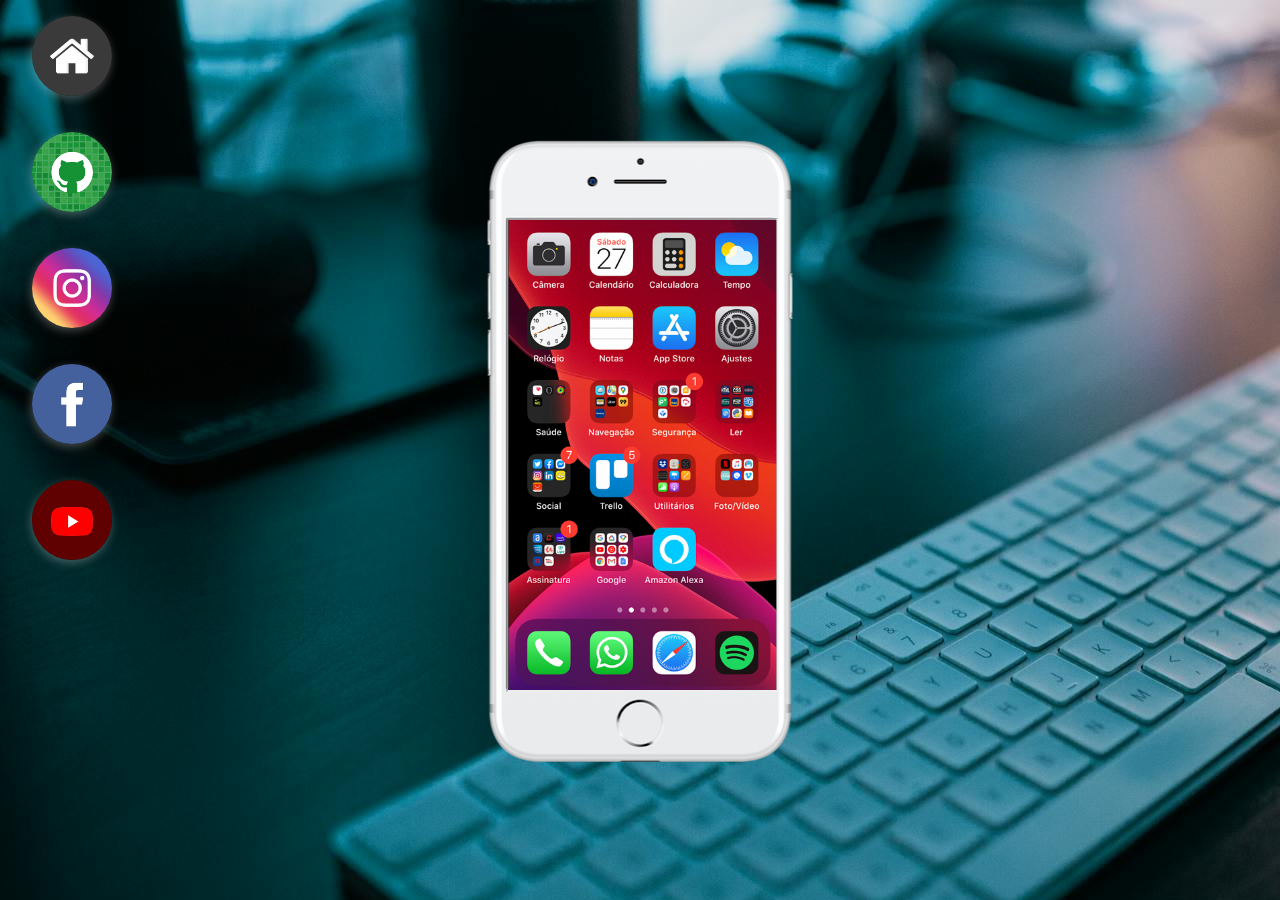
<file: index.html>
<!DOCTYPE html>
<html lang="pt-br">
<head>
    <meta charset="UTF-8">
    <meta name="viewport" content="width=device-width, initial-scale=1.0">
    <title>Projeto Redes sociais</title>
    <link rel="shortcut icon" href="favicon-32x32.png" type="image/x-icon">
    <link rel="stylesheet" href="style.css">
</head>
<body>
    <main>
        
        <section id="celular">
            <iframe src="home.html" name="home" id="home">
                Seu navegador não é compativel com o dispositivo.
            </iframe>
        </section>
        
        <section id="redes-sociais">
            <a class="logo" href="index.html" target="_self" rel="noopener noreferrer">
                <img class="logo__imagem imagem__home" src="imagens/logo-home.jpg" alt="Logo do Home">
            </a>
            
            <a class="logo" href="github.html" target="home" rel="noopener noreferrer">
                <img class="logo__imagem imagem__git" src="imagens/logo-github.jpg" alt="Logo do GitHub">
            </a>

            <a class="logo" href="instagram.html" target="home" rel="noopener noreferrer">
                <img class="logo__imagem imagem__insta" src="imagens/logo-instagram.jpg" alt="Logo do Instagram">
            </a>

            <a class="logo" href="facebook.html" target="home" rel="noopener noreferrer">
                <img class="logo__imagem imagem__face" src="imagens/logo-facebook.jpg" alt="Logo do Facebook">
            </a>

            <a class="logo" href="youtube.html" target="home" rel="noopener noreferrer">
                <img class="logo__imagem imagem__youtube" src="imagens/logo-youtube.jpg" alt="Logo do Youtube">
            </a>
        </section>
    </main>

</body>
</html>
</file>
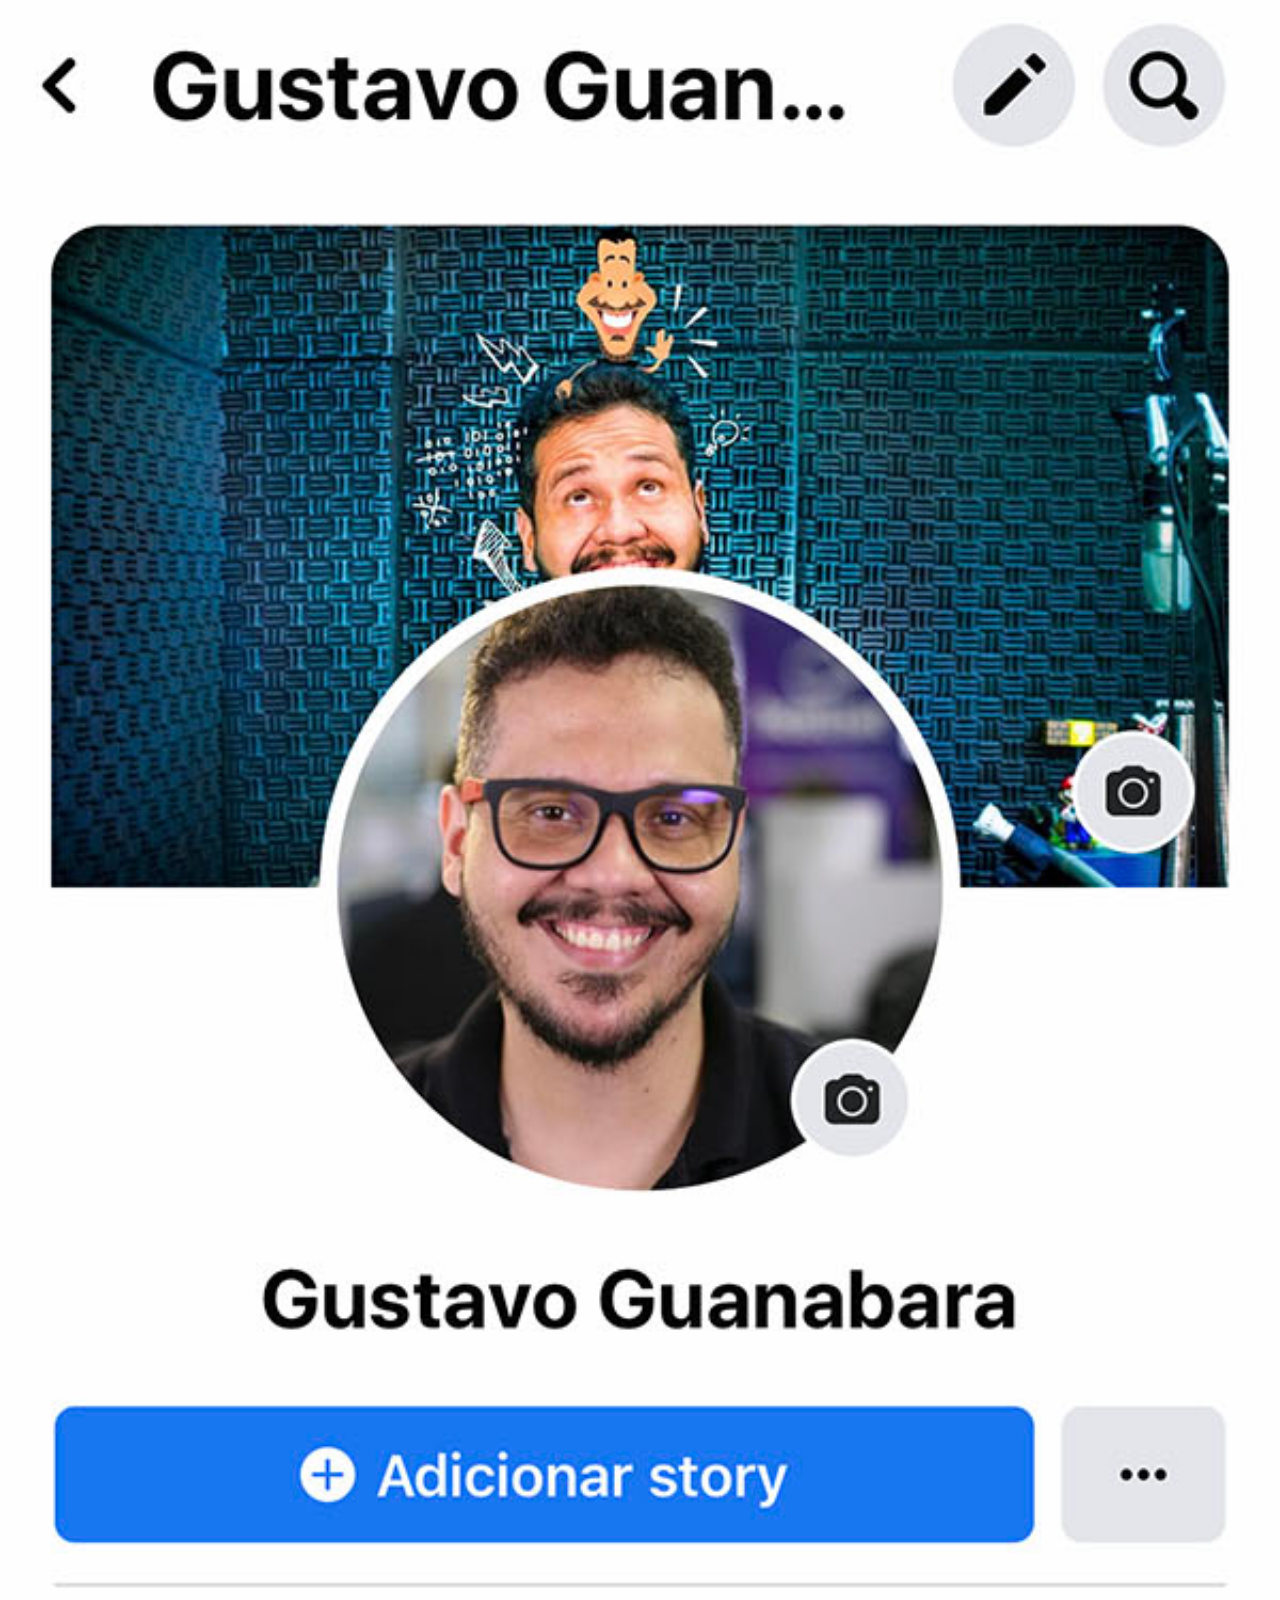
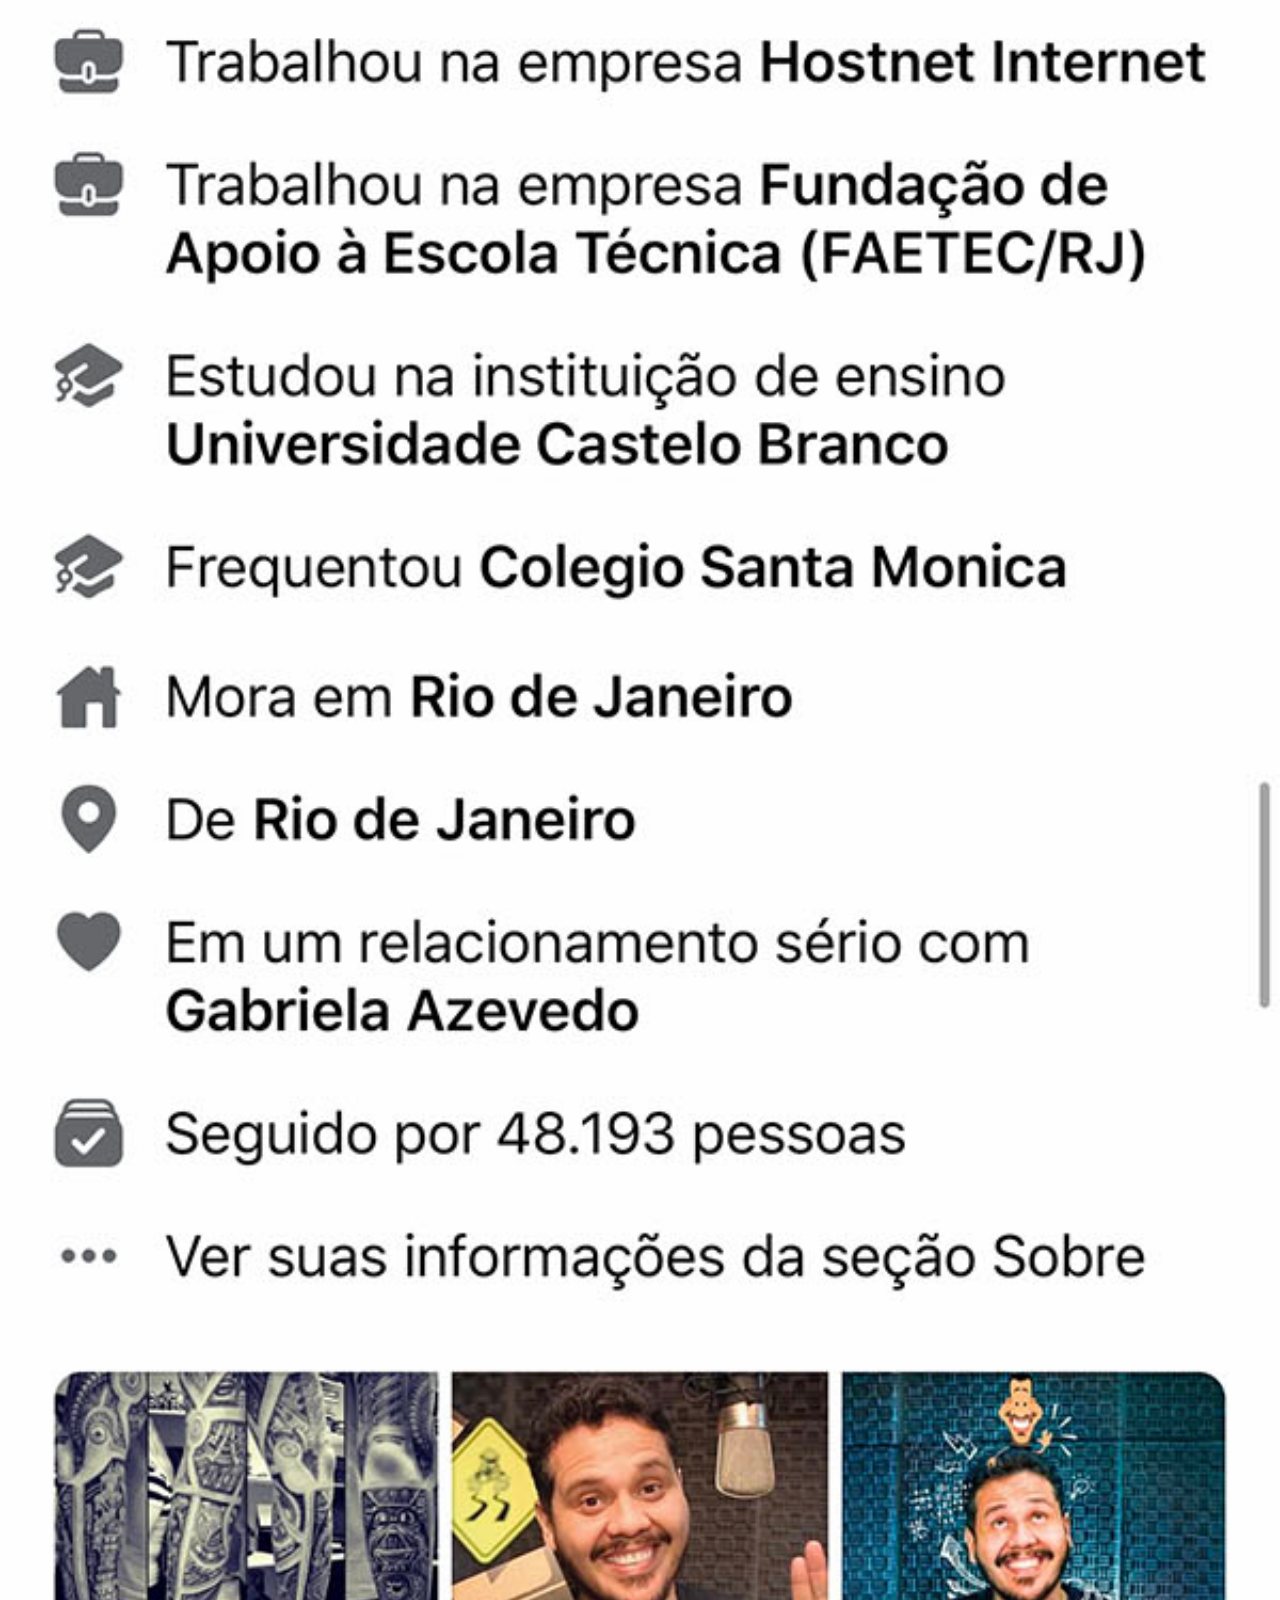
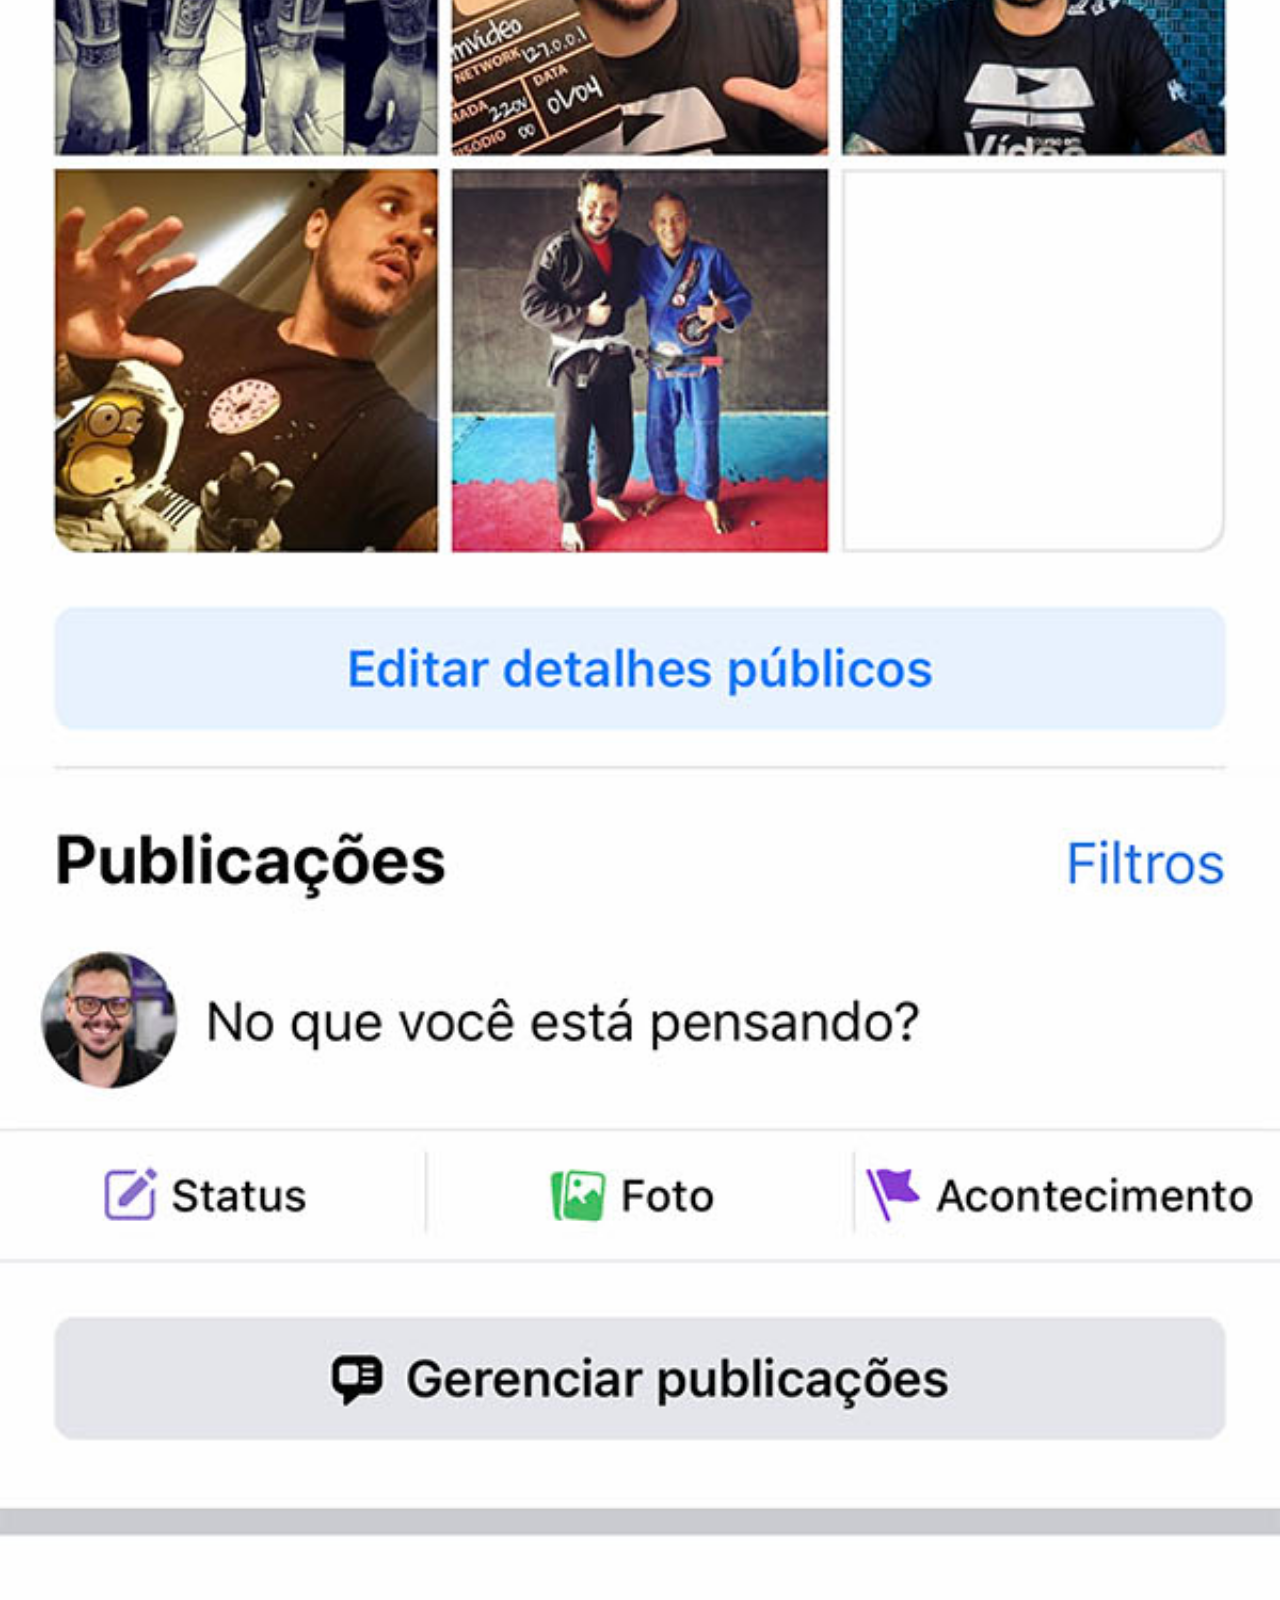
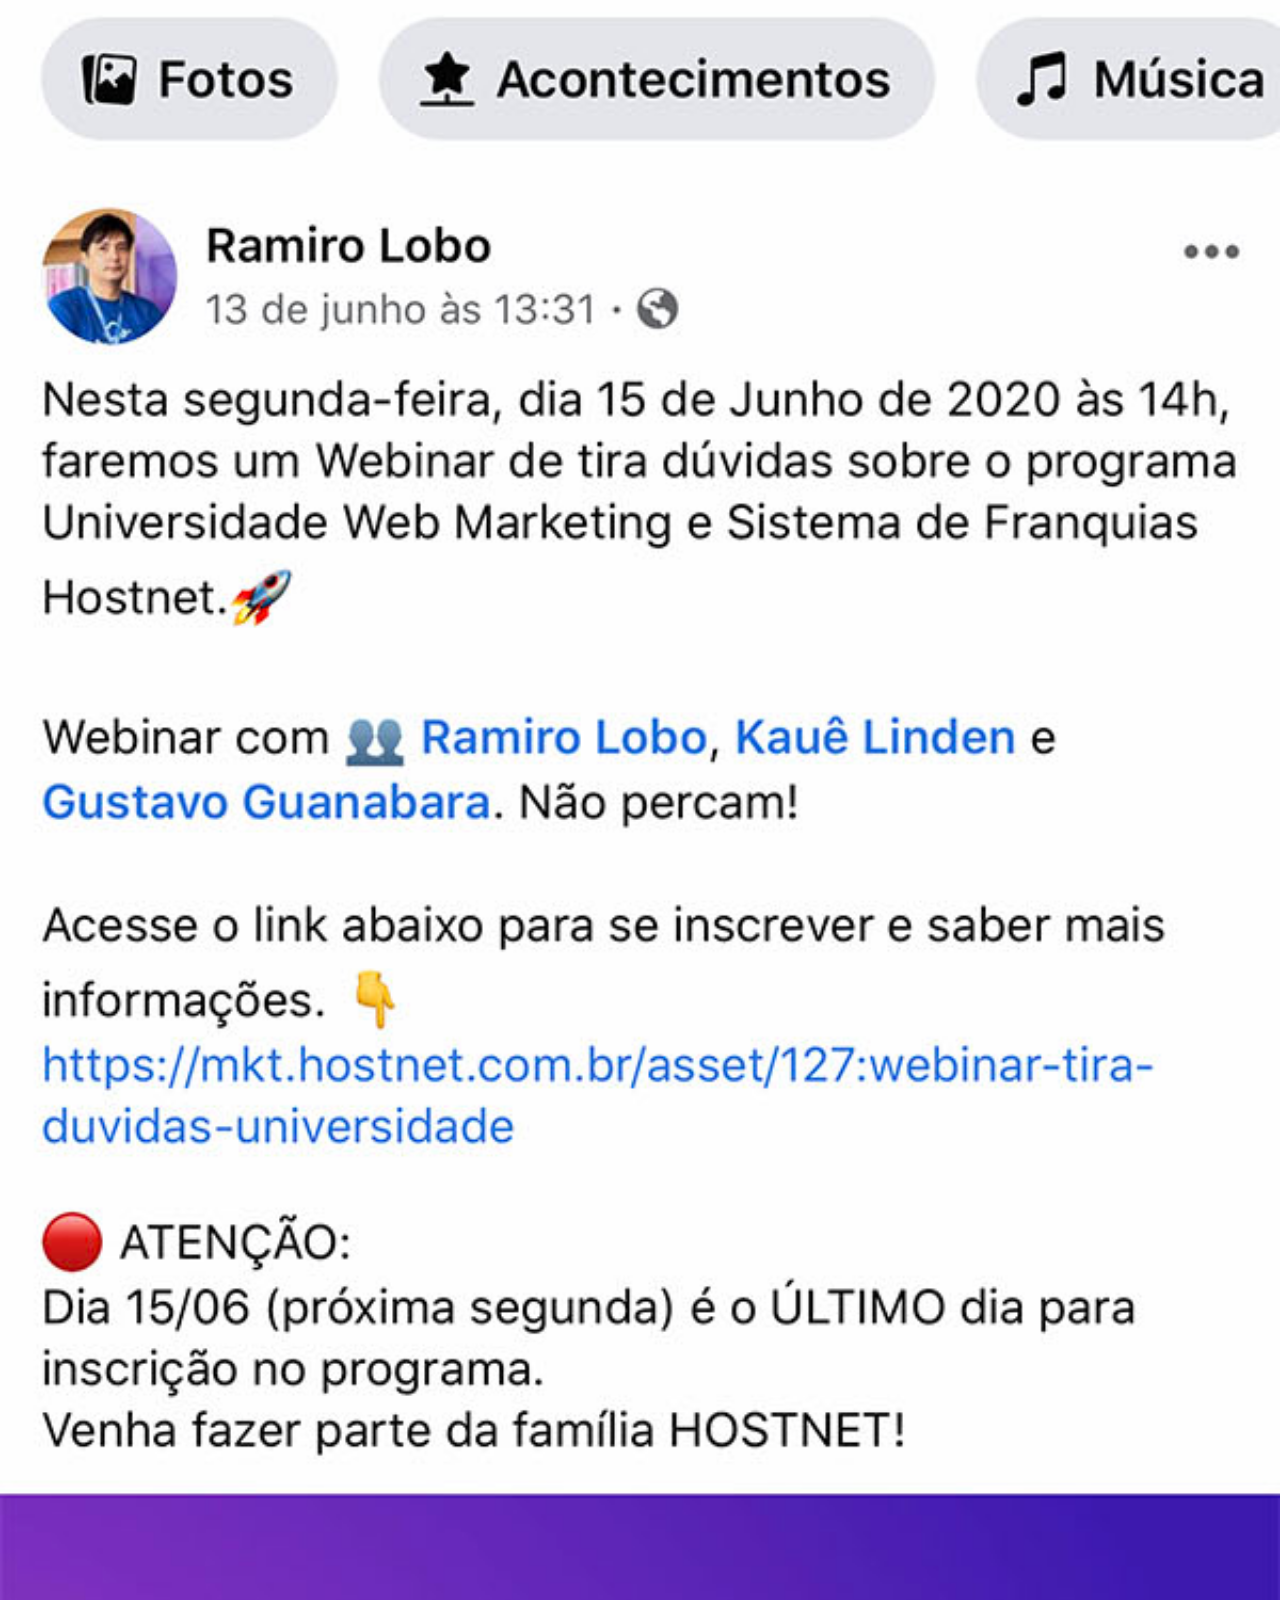
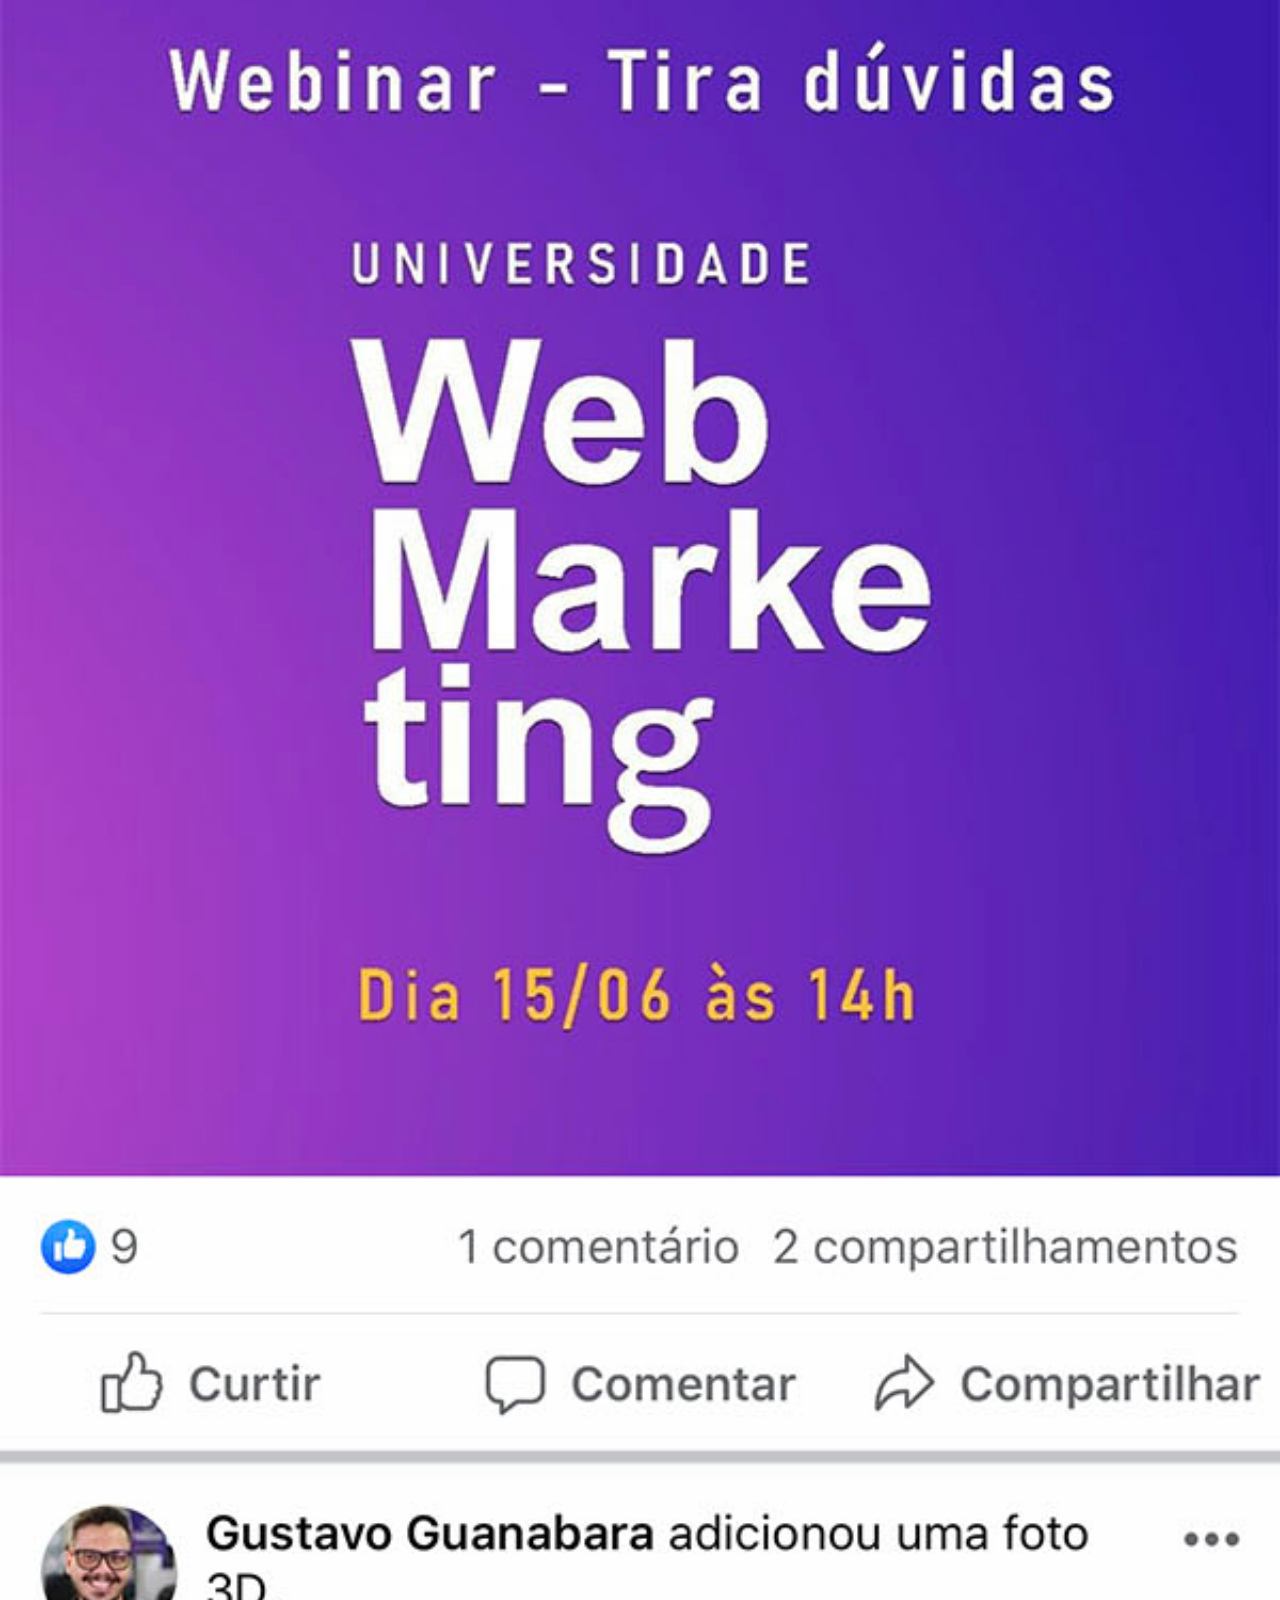
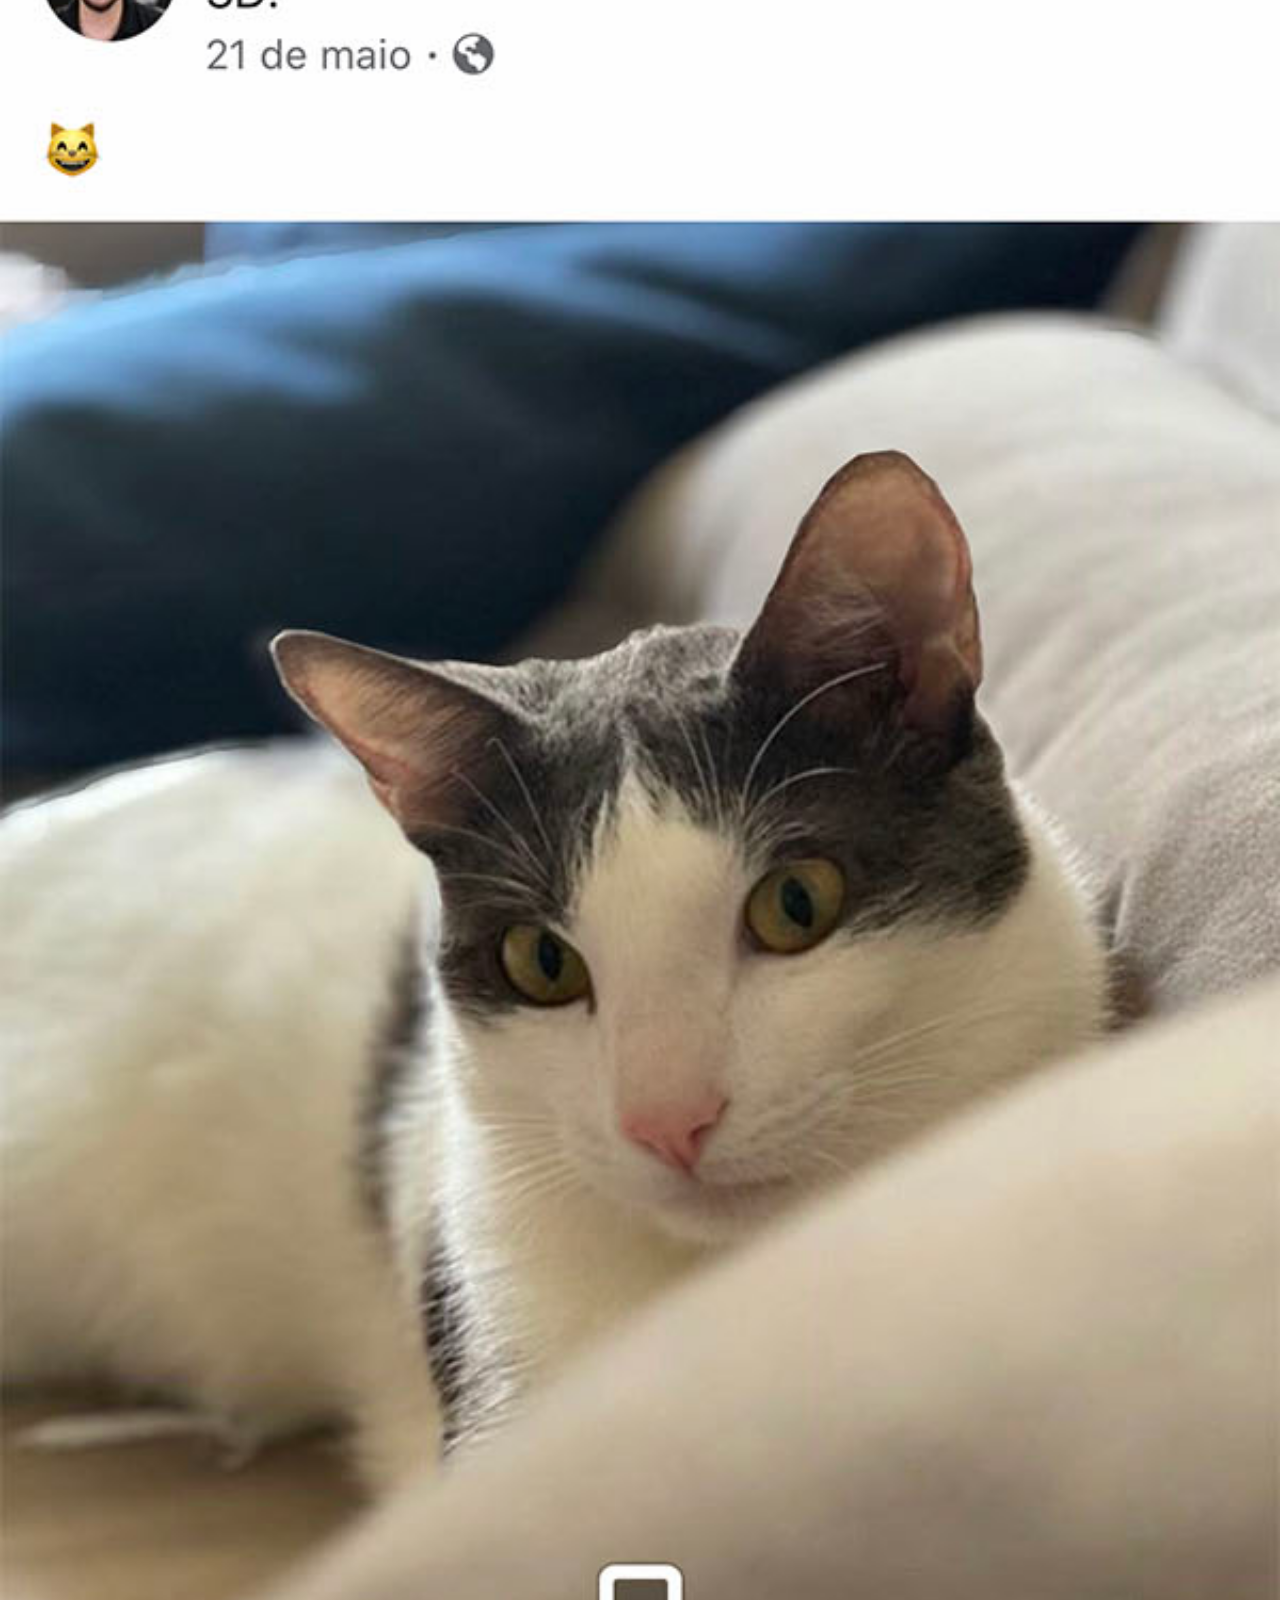
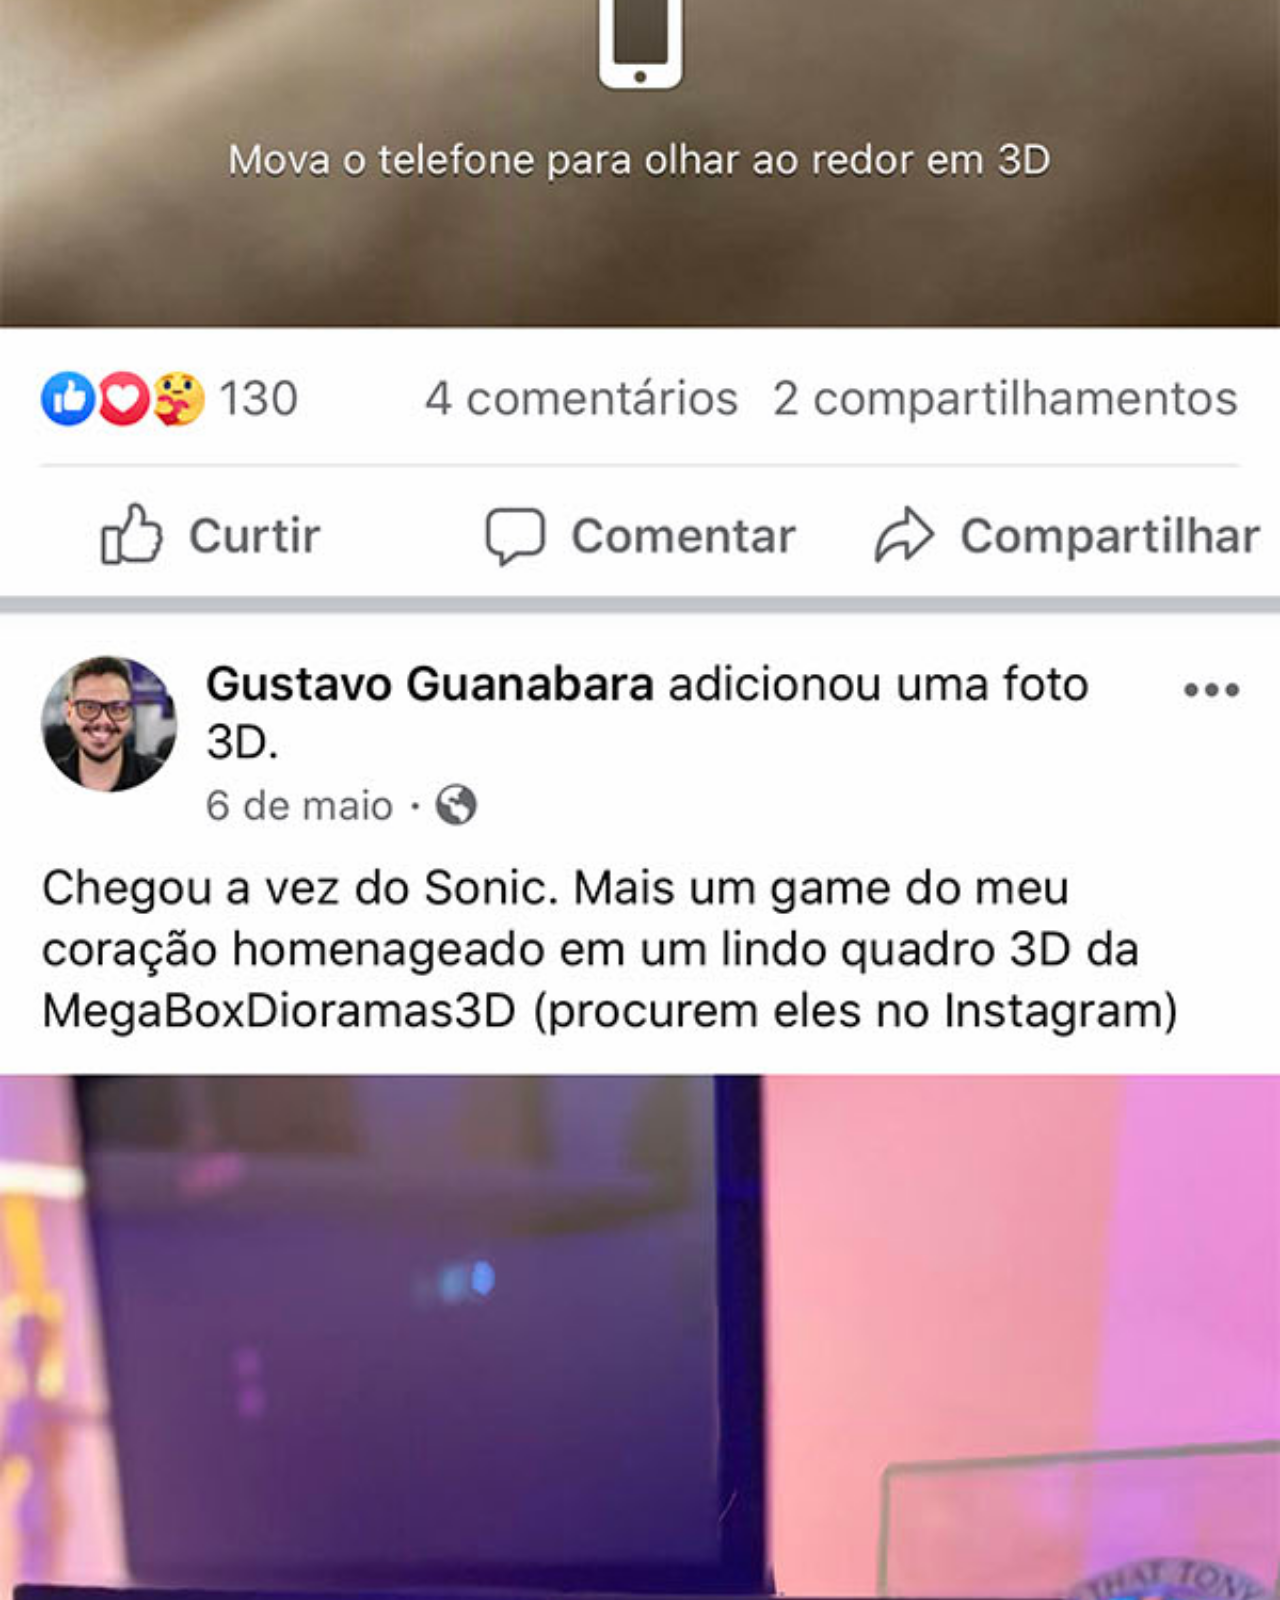
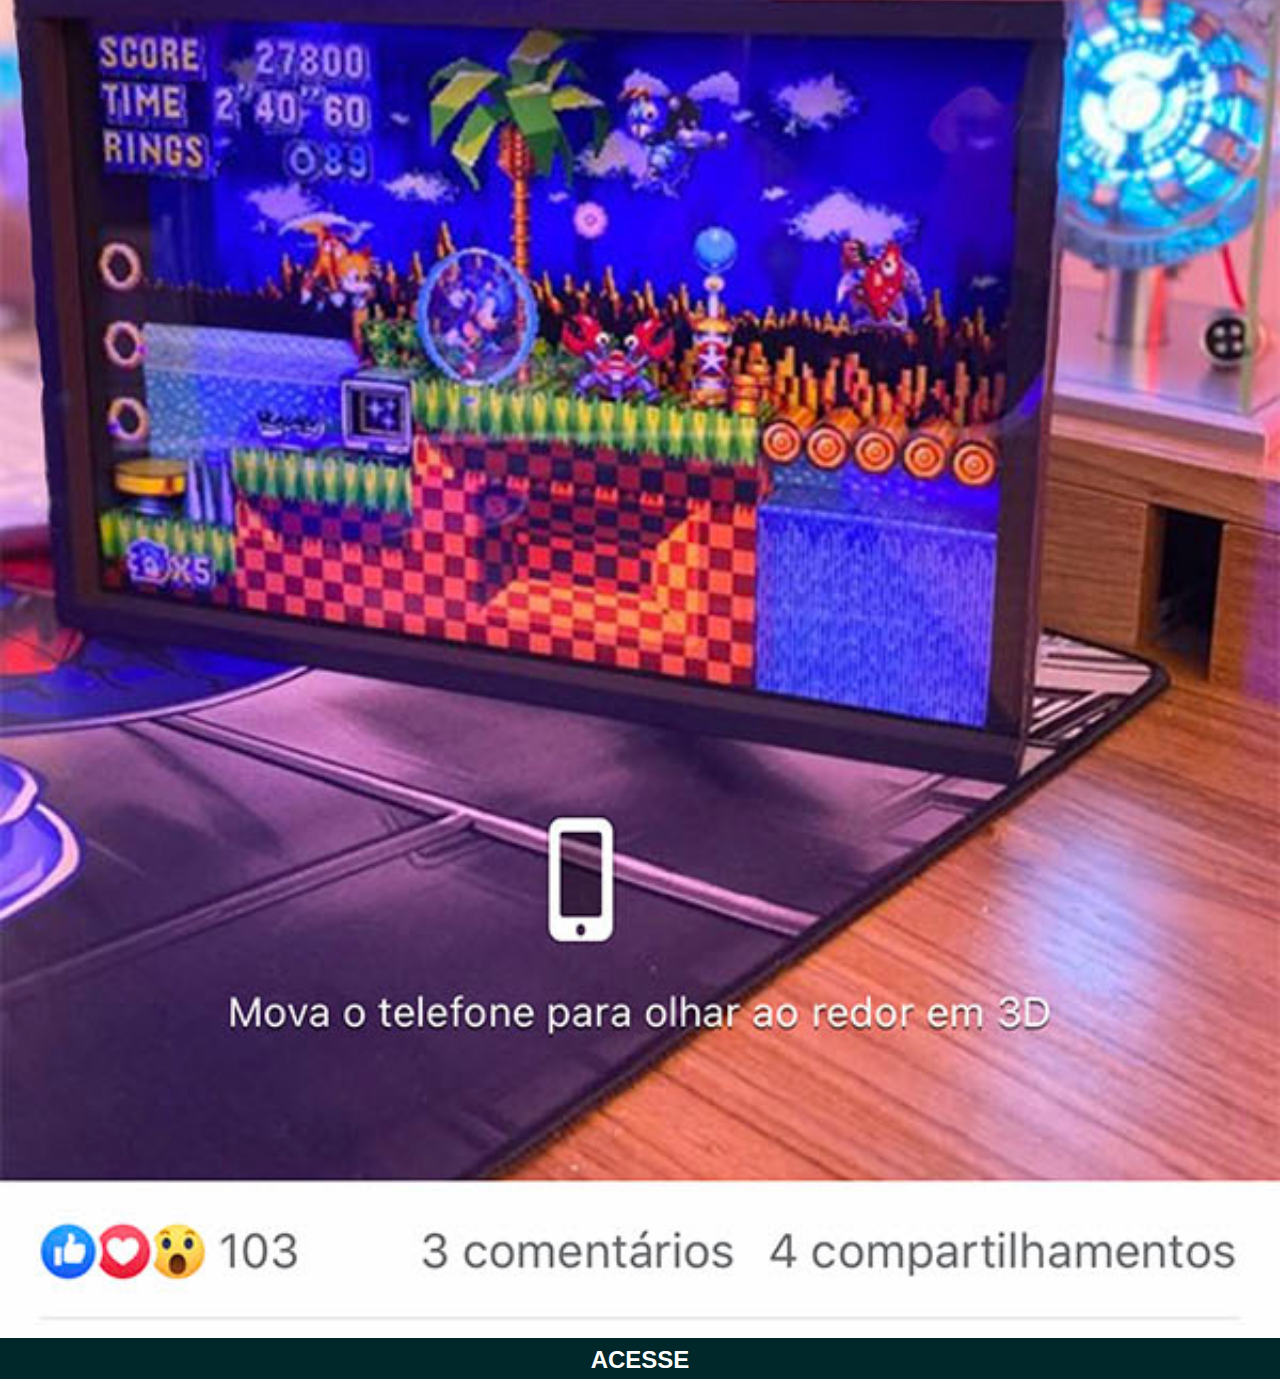
<file: facebook.html>
<!DOCTYPE html>
<html lang="pt-br">
<head>
    <meta charset="UTF-8">
    <meta name="viewport" content="width=device-width, initial-scale=1.0">
    <title>Telas</title>
    <link rel="stylesheet" href="estilo/social.css">

</head>
<body>
    <img src="imagens/tela-facebook.jpg" alt="tela-Facebook">
    <a href="http://facebook.com/iago.kaue" target="_blank" rel="noopener noreferrer">ACESSE</a>

</body>
</html>
</file>
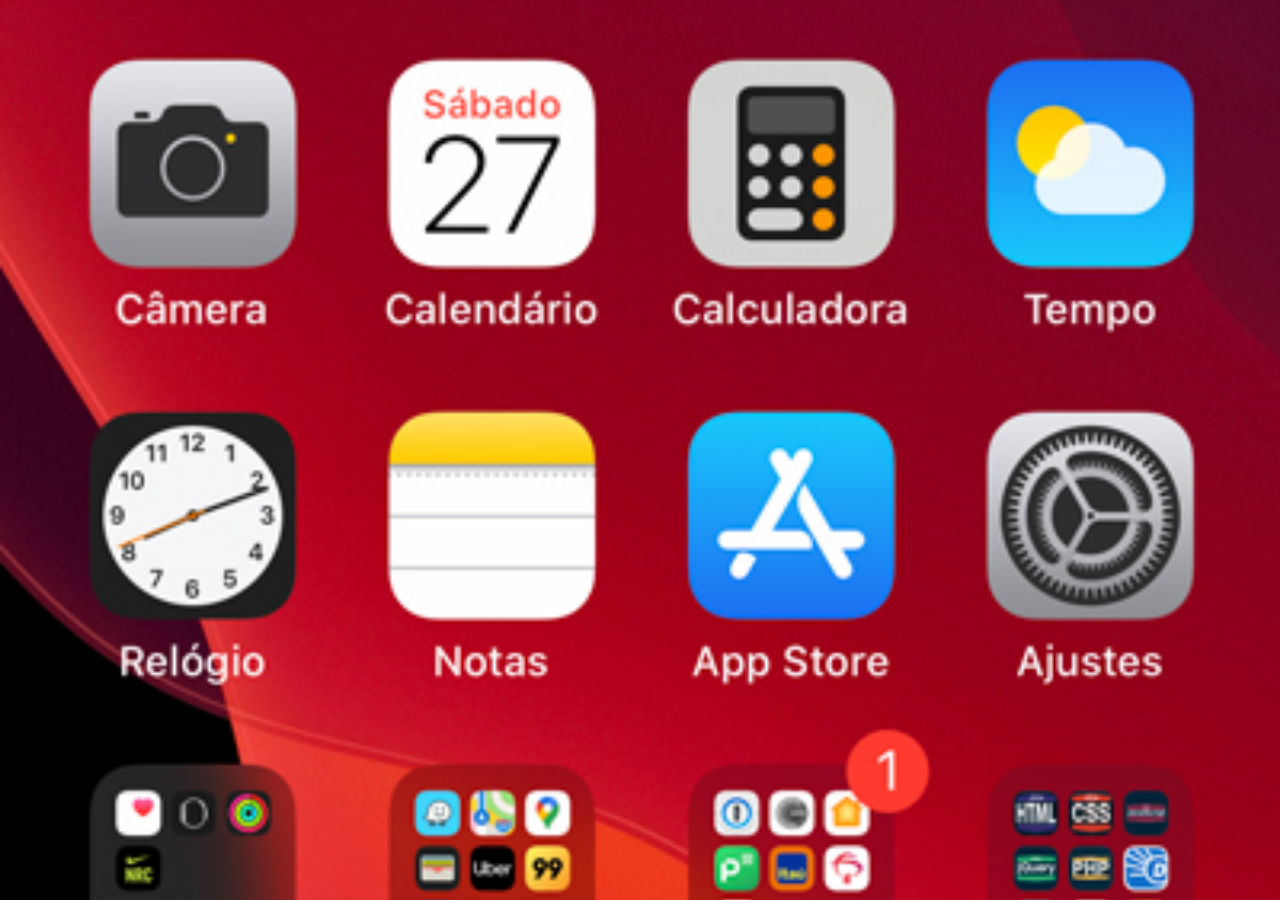
<file: home.html>
<!DOCTYPE html>
<html lang="en">
<head>
    <meta charset="UTF-8">
    <meta name="viewport" content="width=device-width, initial-scale=1.0">
    <title>Home</title>
    <style>
        * {
            margin: 0;
            padding: 0;
        }

        body {
            height: 100vh;
            width: 100vw;
            background: black url(imagens/tela-home.jpg) no-repeat top center;
            background-size: cover;
            position: absolute;
        }
    </style>
</head>
<body>

</body>
</html>
</file>
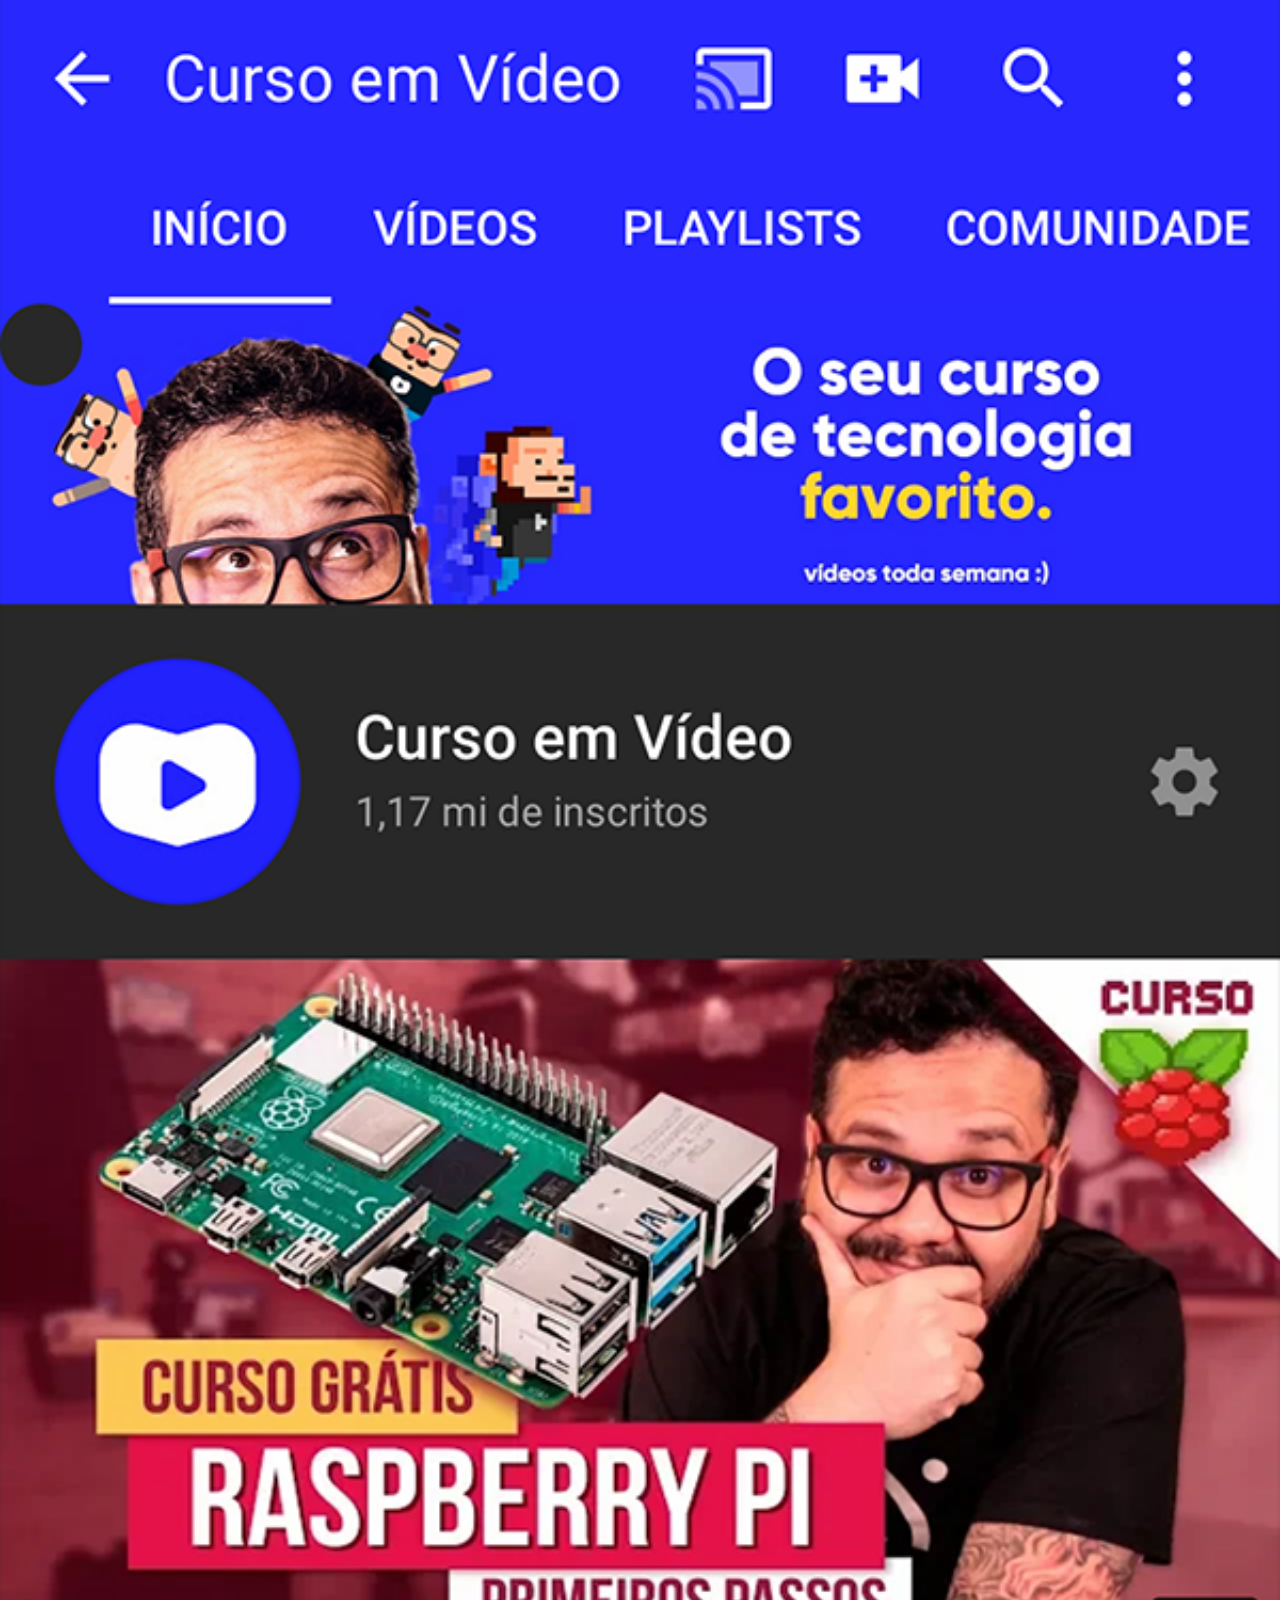
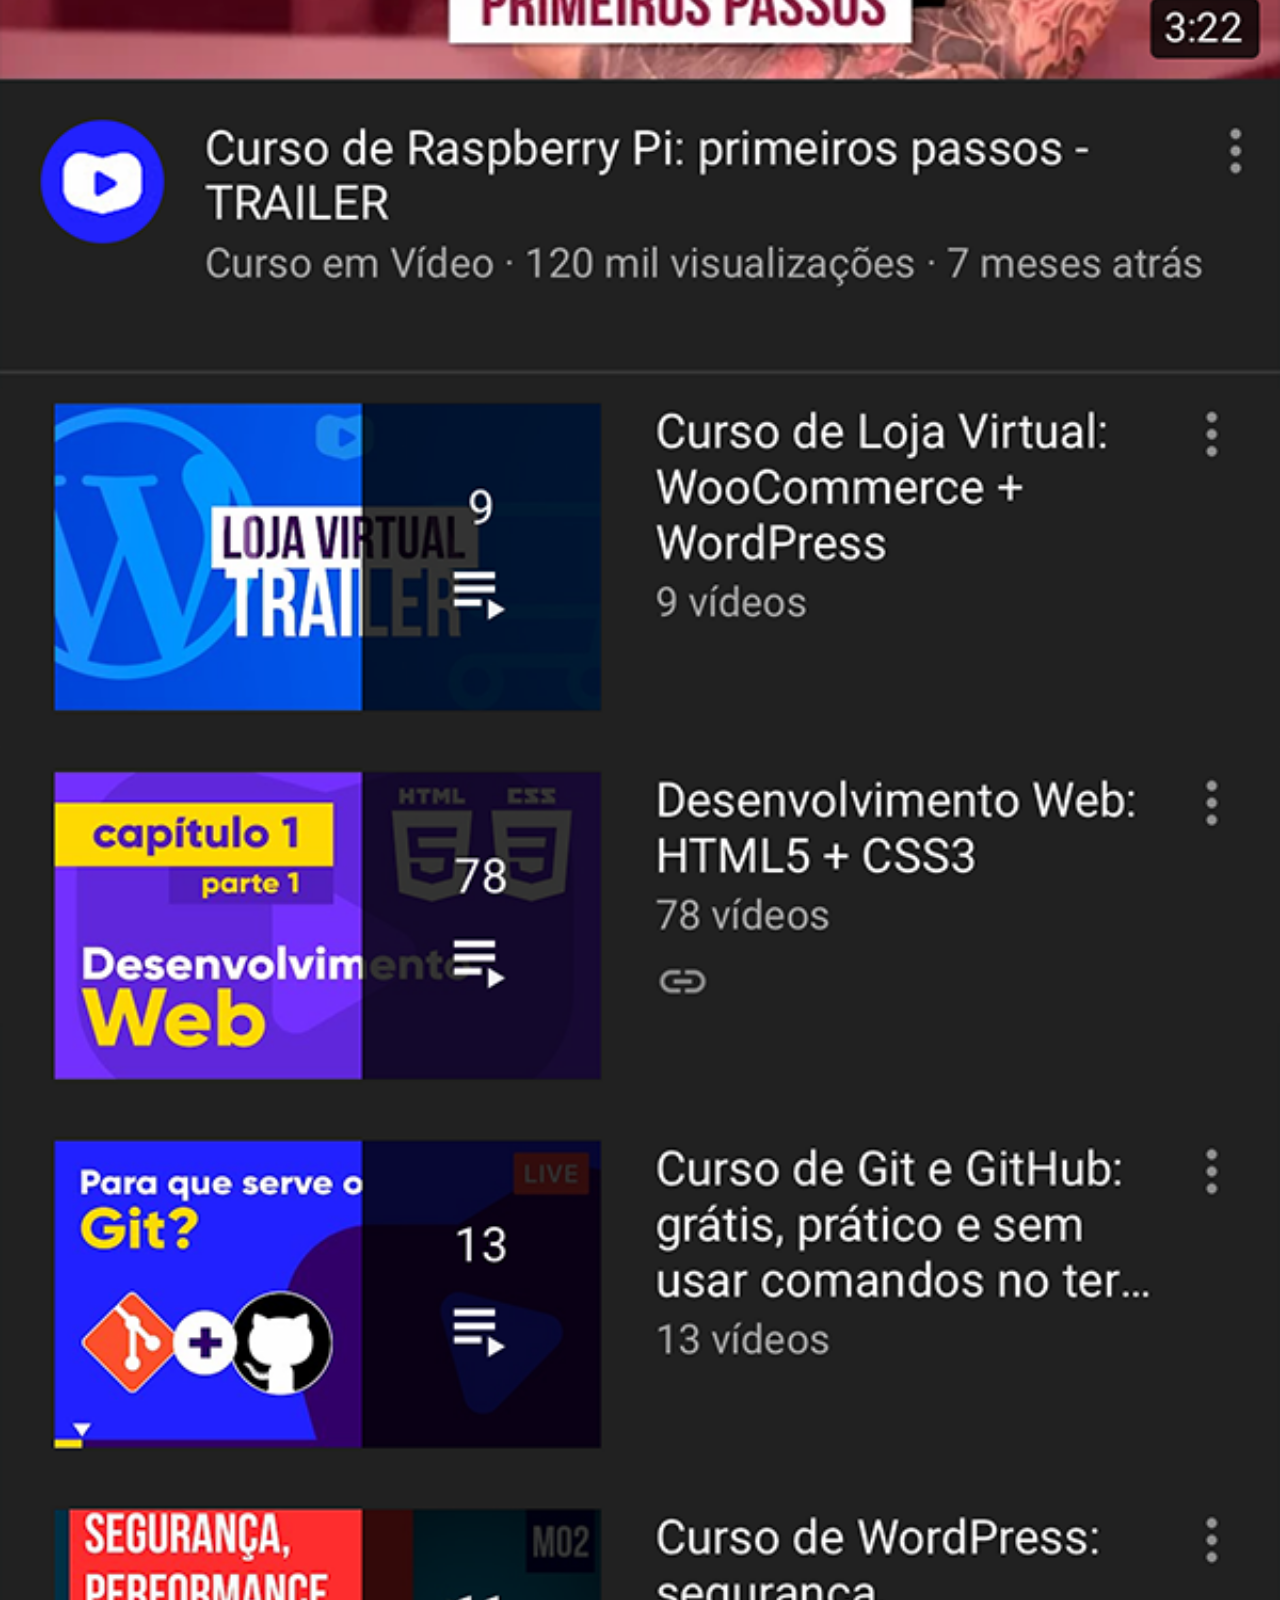
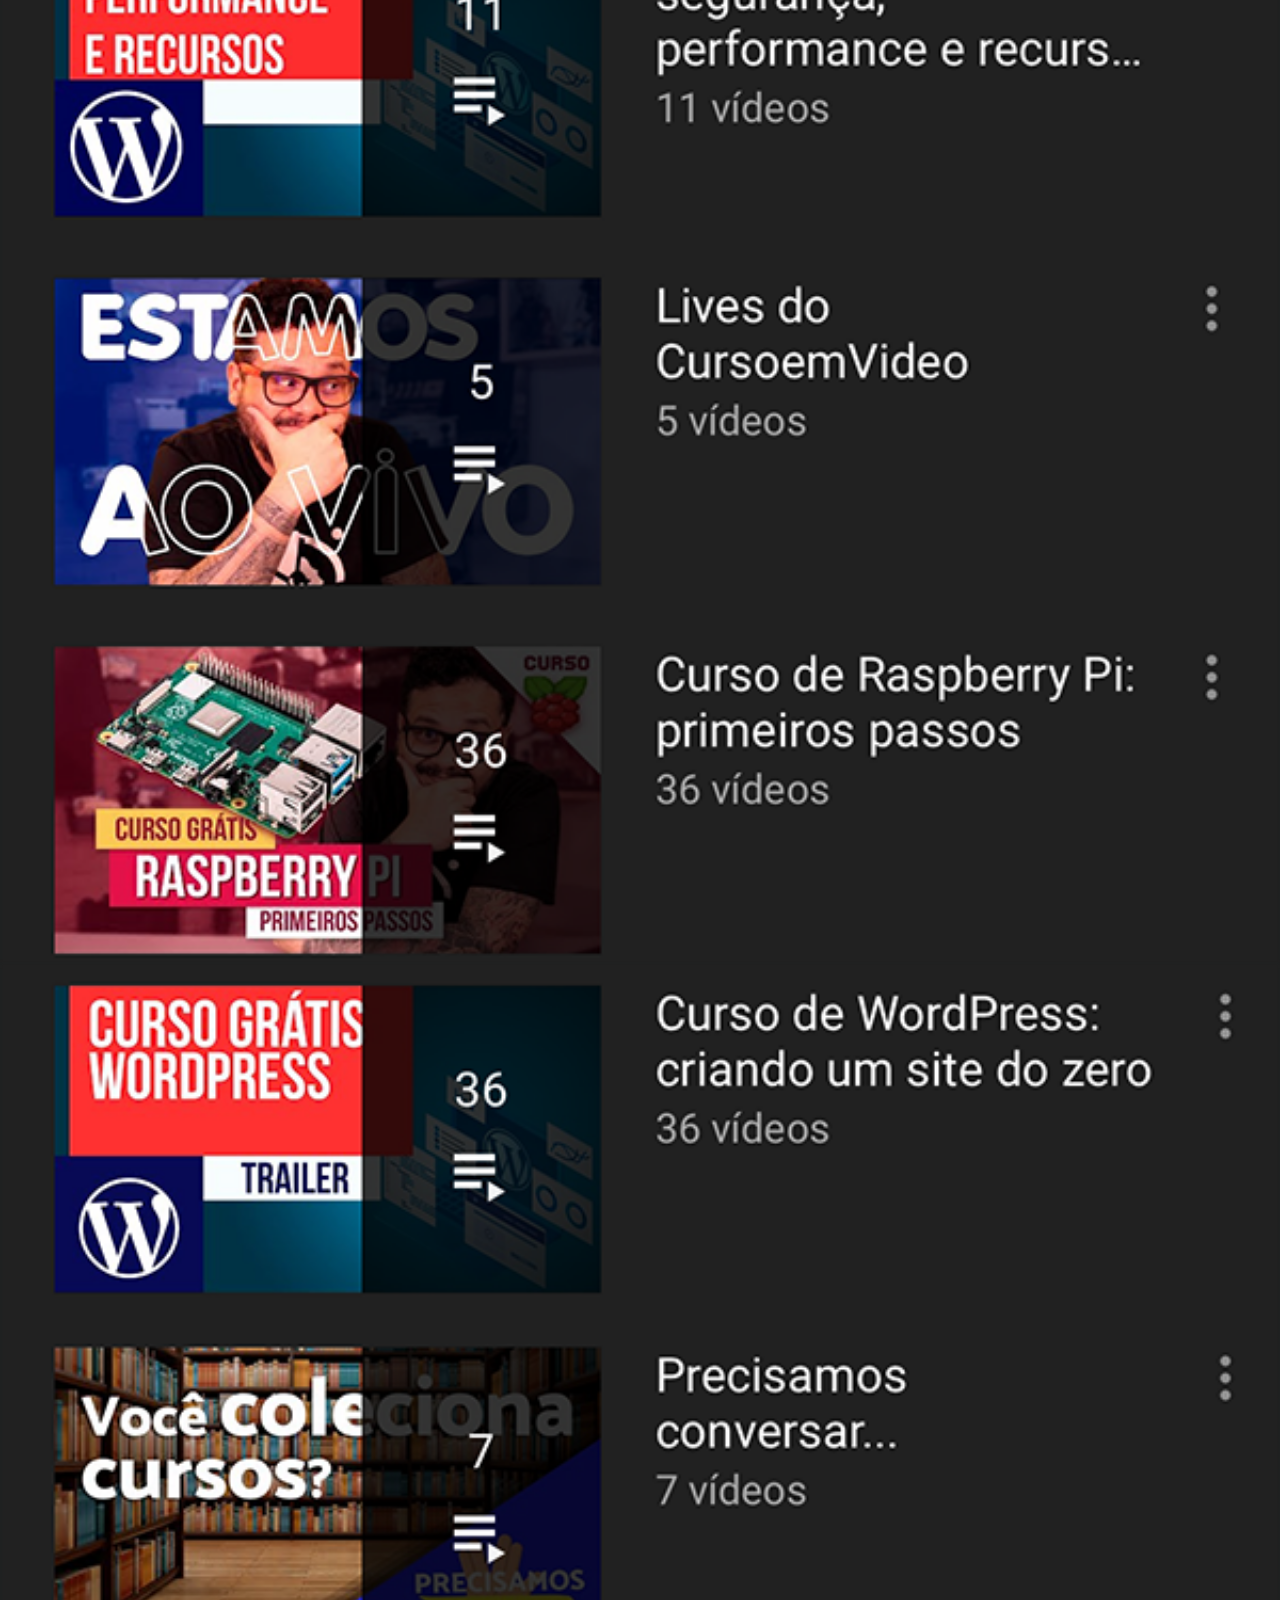
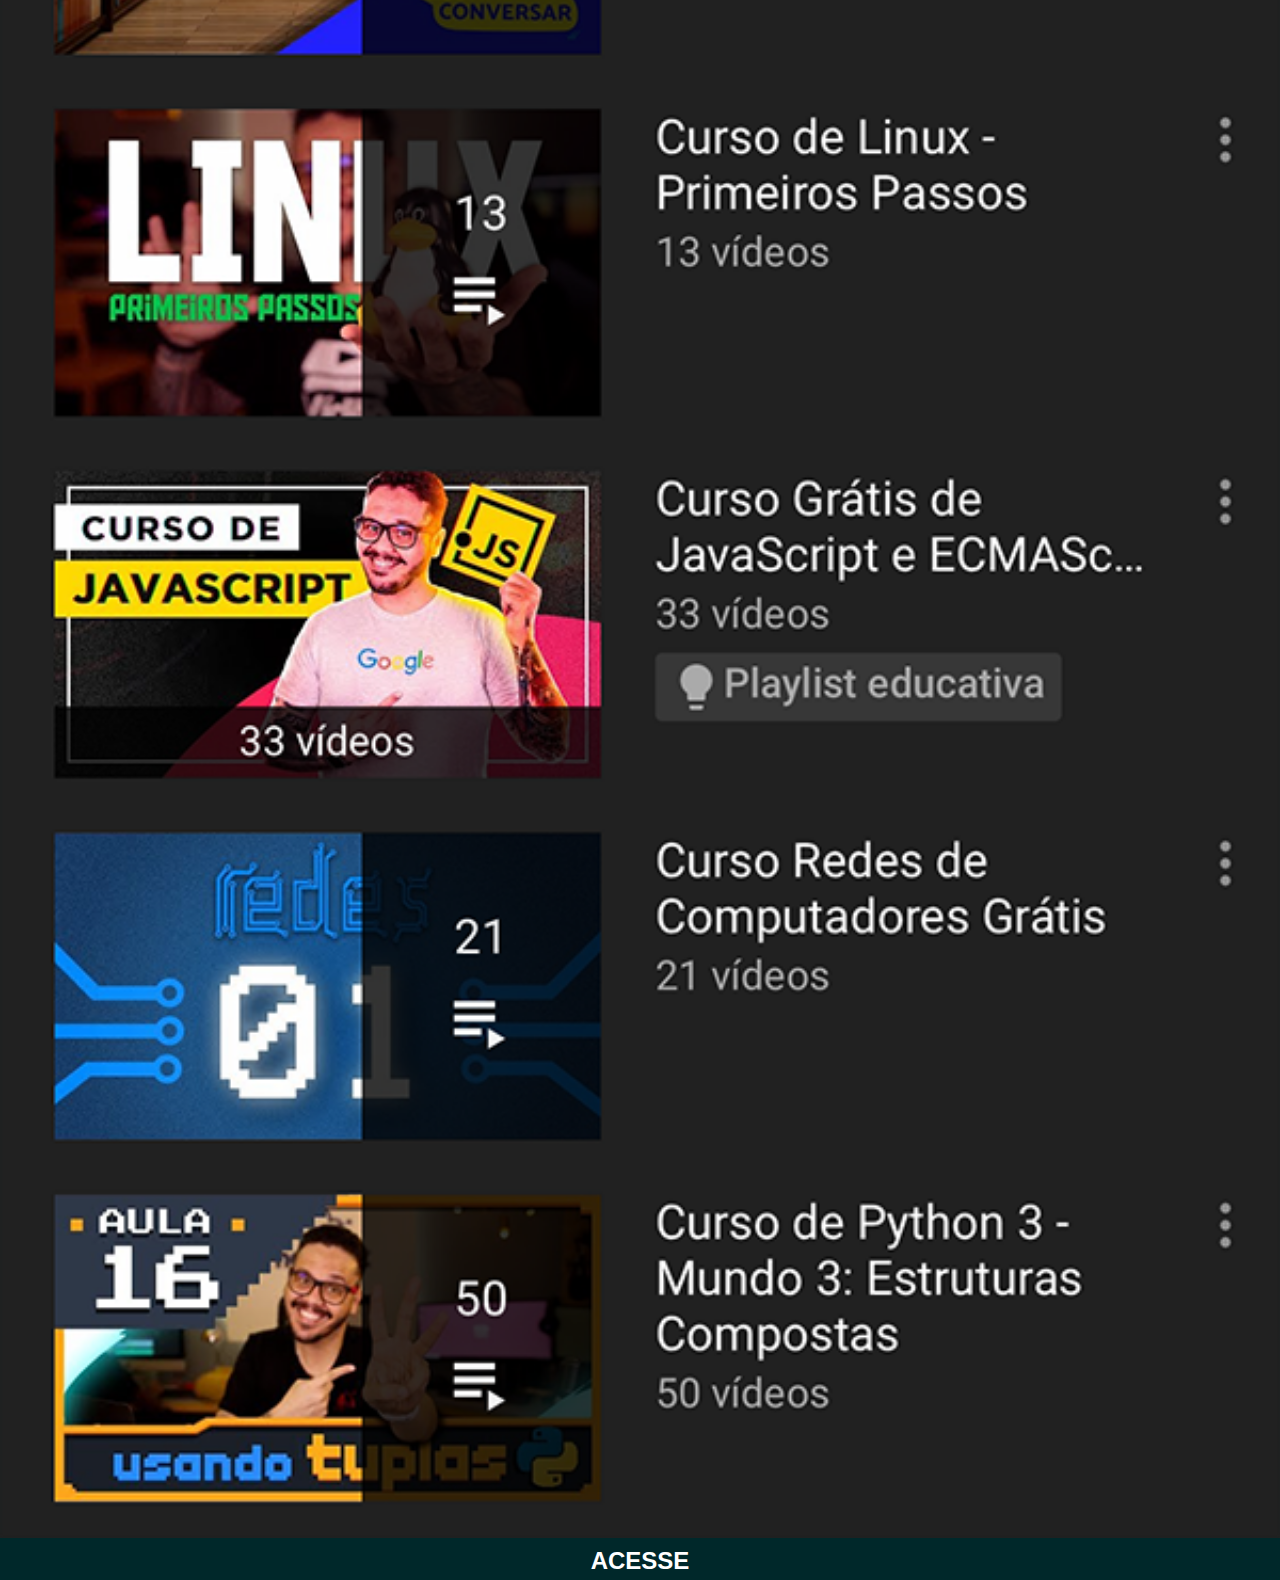
<file: youtube.html>
<!DOCTYPE html>
<html lang="pt-br">
<head>
    <meta charset="UTF-8">
    <meta name="viewport" content="width=device-width, initial-scale=1.0">
    <title>Telas</title>
    <link rel="stylesheet" href="estilo/social.css">

</head>
<body>
    <img src="imagens/tela-youtube.png" alt="tela-youtube">
    <a href="http://youtube.com" target="_blank" rel="noopener noreferrer">ACESSE</a>

</body>
</html>
</file>
<file: style.css>
@charset "UTF-8";

* {
    margin: 0;
    padding: 0;
}

body {
    background: url(imagens/pexels-joshsorenson-1714205.jpg) no-repeat left top;
    background-size: auto;
    background-attachment: fixed;
    width: 100vw;
}

main {
    position: relative;
    height: 100vh;
}

#celular {
    position: absolute;
    top: 50%;
    left: 50%;
    transform: translate(-50%,-50%);
    background: url(imagens/frame-iphone.png) no-repeat;
    height: 624px;
    width: 311px;
}

.celular__fundo {
    height: 100%;
    width: 100%;
}

#home {
    position: relative;
    top: 80px;
    left: 21.6px;
    height: 470px;
    width: 267.5px;
}

#redes-sociais {
    display: flex;
    flex-direction: column;
    width: 80px;
}

.logo__imagem {
    width: 80px;
    margin: 1em 2em;
    border-radius: 50%;
    box-shadow: -1px 3px 10px rgba(255, 255, 255, 0.267);
}

.logo__imagem:hover {
    border: 2px solid rgba(255, 255, 255, 0.267);
    box-sizing: border-box;
    transform: translate(5px, -5px);
    transition: 0.4s;
}
</file>
<file: estilo/social.css>
@charset "UTF-8";

* {
    margin: 0;
    padding: 0;
}
body {
    background-color: #00282A;
}

::-webkit-scrollbar {
    width: 0;
    height: 0;
}

a {
    display: flex;
    width: 100%;
    background-color: #00282A;
    color: rgb(255, 255, 255);
    padding: 0.2em 0;
    justify-content: center;
    text-decoration: none;
    font-size: 1.5em;          
    font-family: Arial, Helvetica, sans-serif;
    font-weight: bold;
    
}

a:hover {
    color: #1ce7f1;
}

img {
    width: 100vw;
}
</file>
